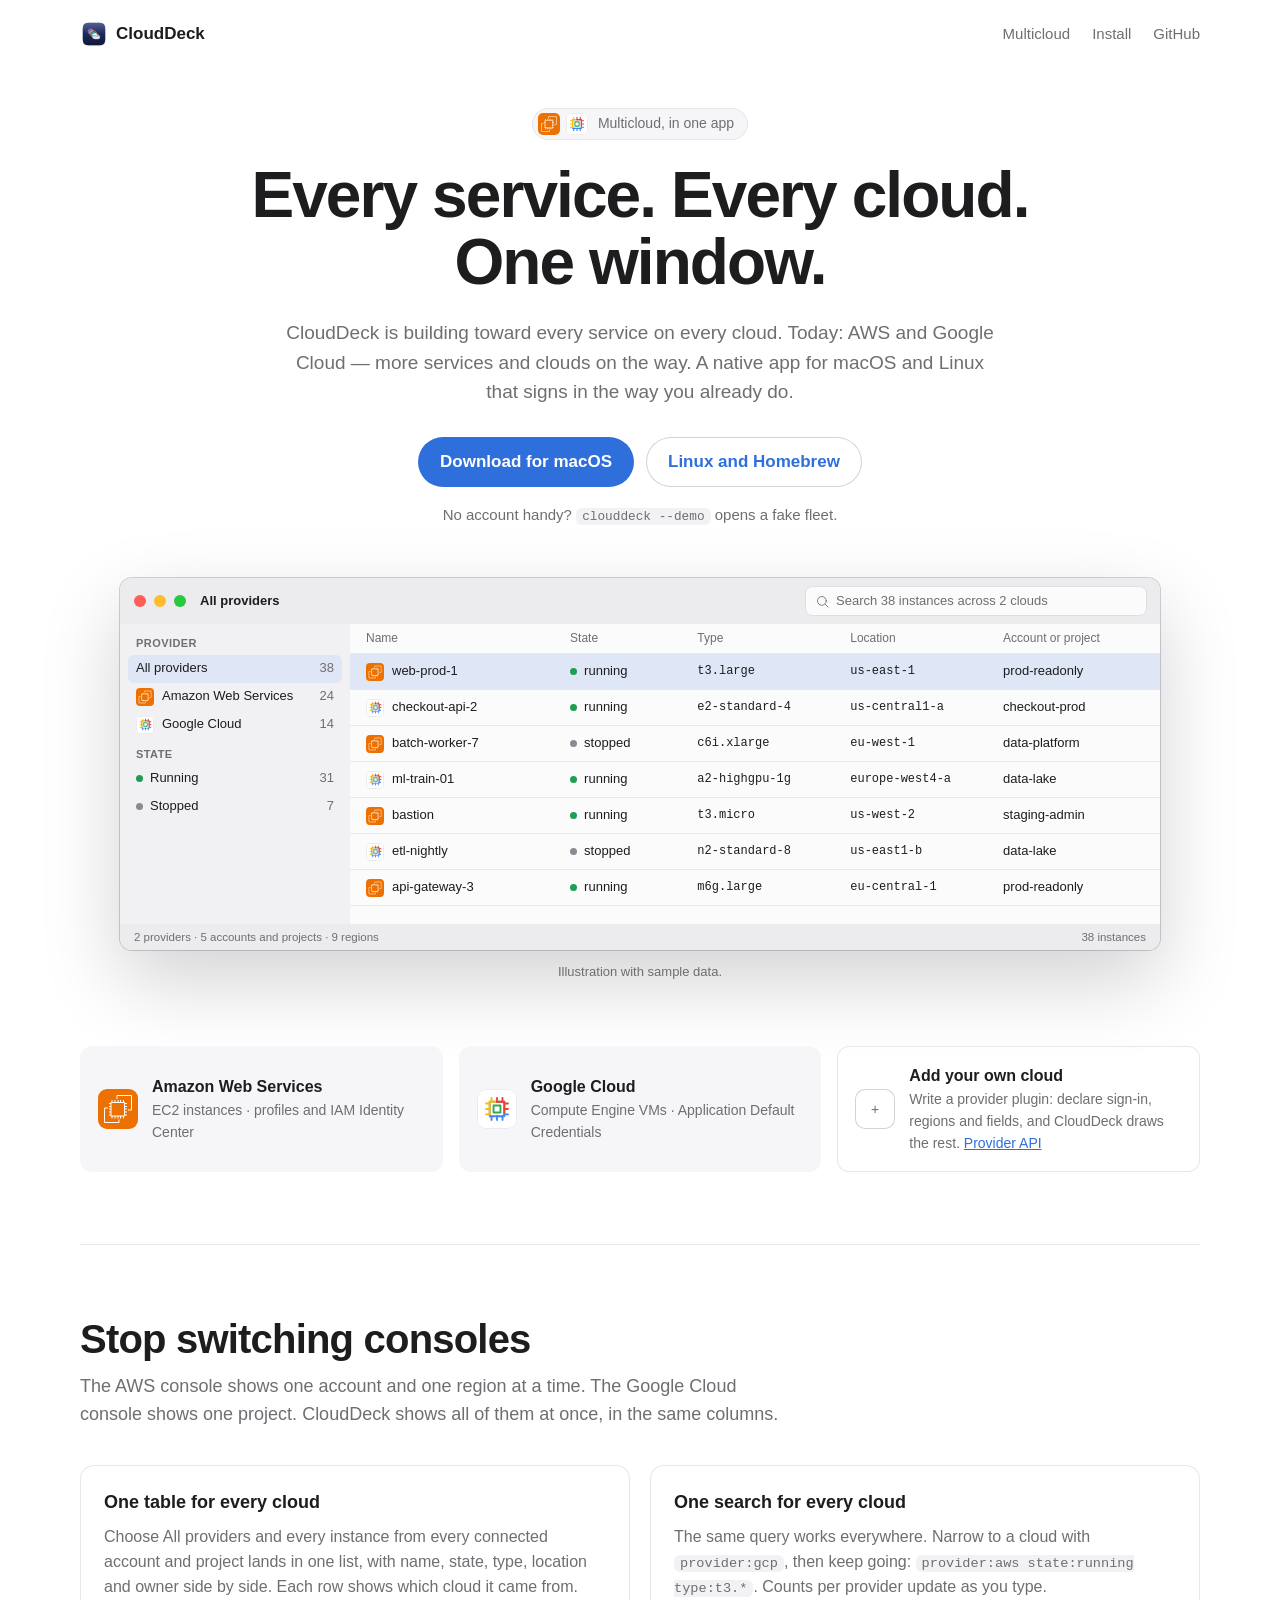
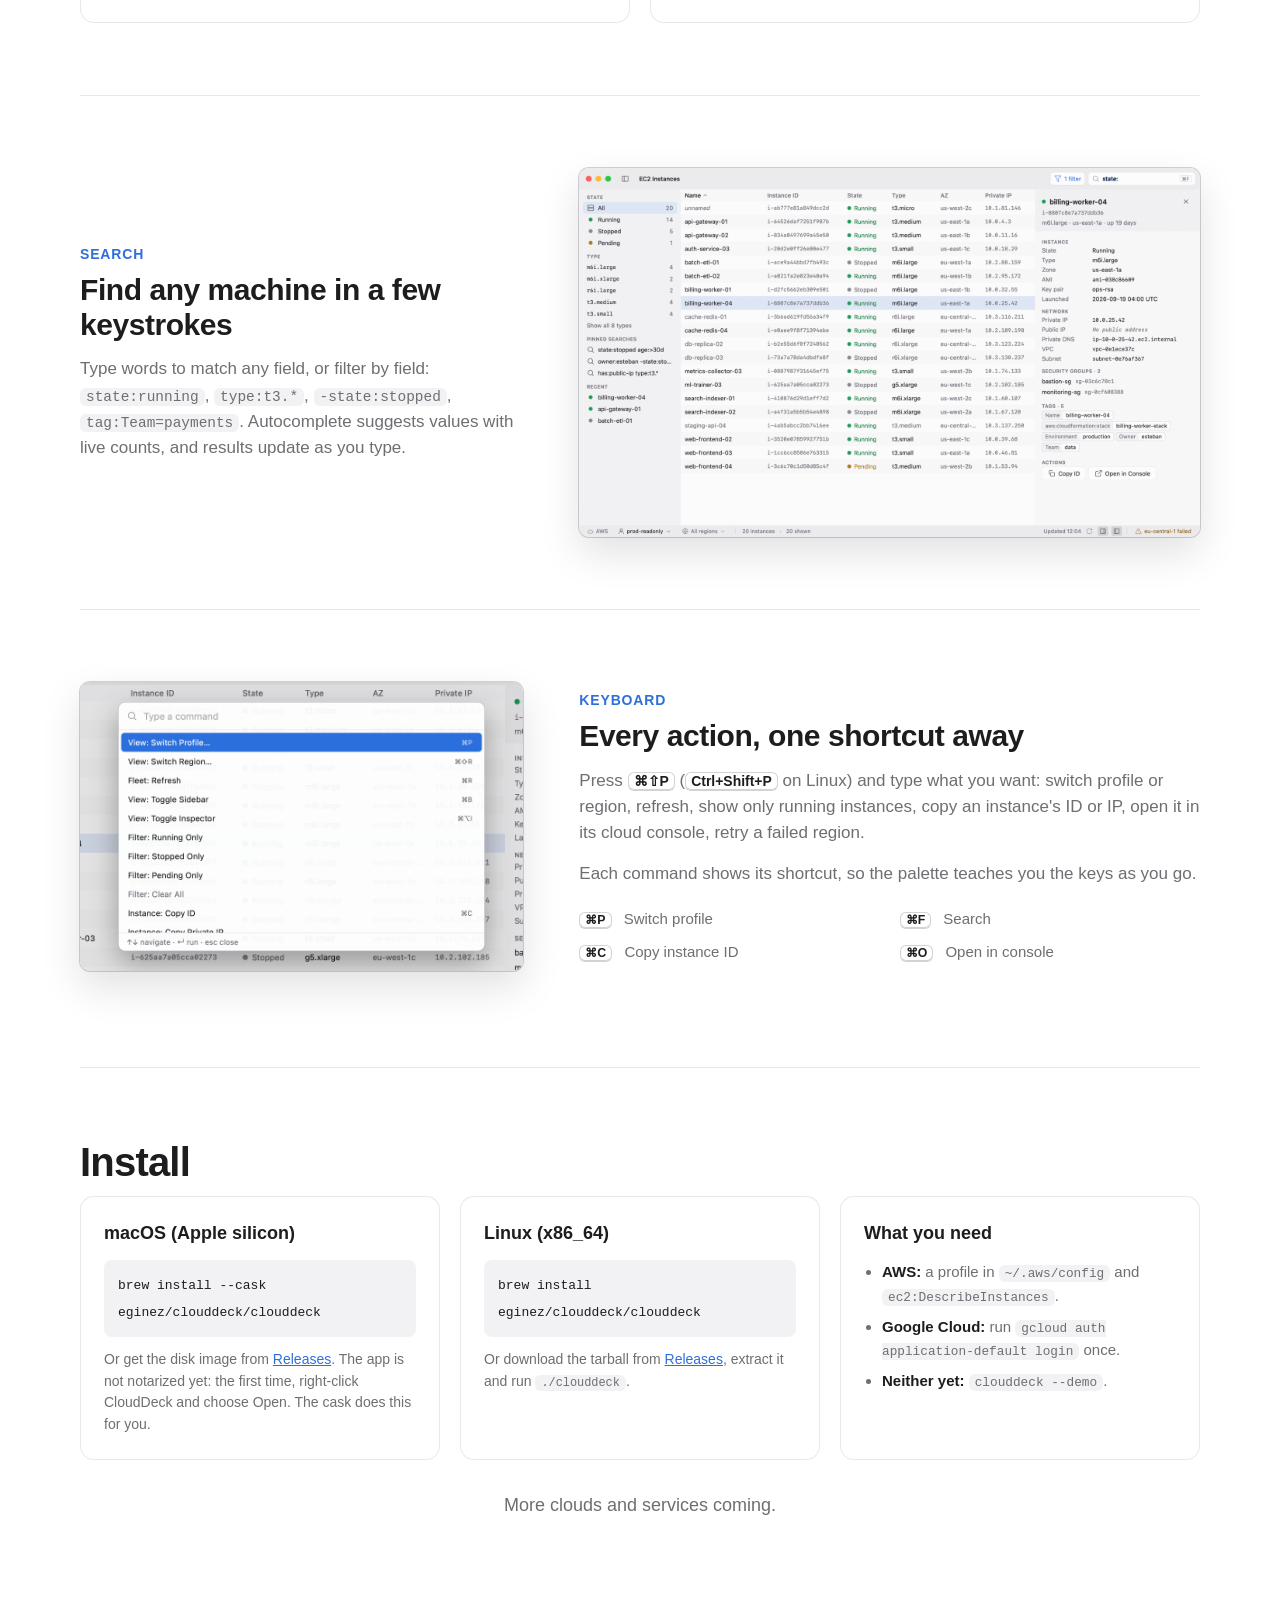
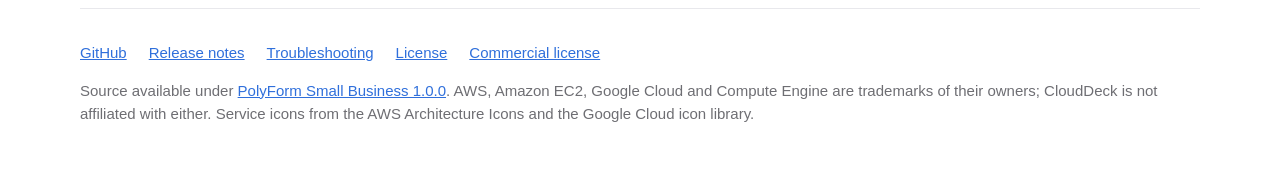
<file: website/index.html>
<!doctype html>
<html lang="en">
<head>
  <meta charset="utf-8">
  <meta name="viewport" content="width=device-width, initial-scale=1">
  <title>CloudDeck: every service on every cloud, in one window</title>
  <meta name="description" content="CloudDeck is a fast, native desktop app that puts every service on every cloud you connect in one searchable window.">
  <link rel="canonical" href="https://clouddeck.dev/">
  <link rel="icon" href="assets/icon.svg" type="image/svg+xml">
  <link rel="icon" href="assets/favicon-64.png" type="image/png" sizes="64x64">
  <link rel="apple-touch-icon" href="assets/apple-touch-icon.png">
  <meta property="og:type" content="website">
  <meta property="og:site_name" content="CloudDeck">
  <meta property="og:title" content="CloudDeck: every service on every cloud, in one window">
  <meta property="og:description" content="A fast, native view of every service on every cloud you run, in one window.">
  <meta property="og:url" content="https://clouddeck.dev/">
  <meta property="og:image" content="https://clouddeck.dev/assets/og-image.png">
  <meta property="og:image:width" content="1200">
  <meta property="og:image:height" content="630">
  <meta name="twitter:card" content="summary_large_image">
  <meta name="twitter:title" content="CloudDeck: every service on every cloud, in one window">
  <meta name="twitter:description" content="A fast, native view of every service on every cloud you run, in one window.">
  <meta name="twitter:image" content="https://clouddeck.dev/assets/og-image.png">
  <link rel="stylesheet" href="assets/site.css">
</head>
<body>
  <header class="top">
    <a class="brand" href="./"><img src="assets/icon.svg" alt="" width="28" height="28"> CloudDeck</a>
    <nav>
      <a href="#multicloud">Multicloud</a>
      <a href="#install">Install</a>
      <a href="https://github.com/eginez/clouddeck-releases">GitHub</a>
    </nav>
  </header>

  <main>
    <section class="hero">
      <p class="eyebrow"><img class="logo aws" src="assets/aws-ec2.svg" alt="" width="28" height="28"><img class="logo gcp" src="assets/gcp-compute-engine.svg" alt="" width="28" height="28"> Multicloud, in one app</p>
      <h1>Every service. Every cloud.<br>One window.</h1>
      <p class="lead">CloudDeck is building toward every service on every cloud. Today: AWS and Google Cloud — more services and clouds on the way. A native app for macOS and Linux that signs in the way you already do.</p>
      <p class="actions">
        <a class="button" href="https://github.com/eginez/clouddeck-releases/releases/latest">Download for macOS</a>
        <a class="button secondary" href="#install">Linux and Homebrew</a>
      </p>
      <p class="try">No account handy? <code>clouddeck --demo</code> opens a fake fleet.</p>

      <div class="app" role="img" aria-label="CloudDeck showing All providers: one table that mixes Amazon Web Services and Google Cloud instances, with a provider filter in the sidebar">
        <div class="app-bar">
          <span class="lights" aria-hidden="true"><i></i><i></i><i></i></span>
          <span class="app-title">All providers</span>
          <span class="app-search"><svg viewBox="0 0 24 24" aria-hidden="true"><circle cx="11" cy="11" r="7"/><path d="m21 21-4.3-4.3"/></svg>Search 38 instances across 2 clouds</span>
        </div>
        <div class="app-body">
          <div class="app-side">
            <div class="side-h">Provider</div>
            <div class="side-row on"><span>All providers</span><b>38</b></div>
            <div class="side-row"><span><img class="logo sm aws" src="assets/aws-ec2.svg" alt="" width="28" height="28">Amazon Web Services</span><b>24</b></div>
            <div class="side-row"><span><img class="logo sm gcp" src="assets/gcp-compute-engine.svg" alt="" width="28" height="28">Google Cloud</span><b>14</b></div>
            <div class="side-h">State</div>
            <div class="side-row"><span><i class="dot run"></i>Running</span><b>31</b></div>
            <div class="side-row"><span><i class="dot stop"></i>Stopped</span><b>7</b></div>
          </div>
          <div class="app-table">
            <div class="tr th"><span>Name</span><span>State</span><span class="c-type">Type</span><span>Location</span><span class="c-acct">Account or project</span></div>
            <div class="tr sel"><span><img class="logo sm aws" src="assets/aws-ec2.svg" alt="" width="28" height="28">web-prod-1</span><span><i class="dot run"></i>running</span><span class="c-type mono">t3.large</span><span class="mono">us-east-1</span><span class="c-acct">prod-readonly</span></div>
            <div class="tr"><span><img class="logo sm gcp" src="assets/gcp-compute-engine.svg" alt="" width="28" height="28">checkout-api-2</span><span><i class="dot run"></i>running</span><span class="c-type mono">e2-standard-4</span><span class="mono">us-central1-a</span><span class="c-acct">checkout-prod</span></div>
            <div class="tr"><span><img class="logo sm aws" src="assets/aws-ec2.svg" alt="" width="28" height="28">batch-worker-7</span><span><i class="dot stop"></i>stopped</span><span class="c-type mono">c6i.xlarge</span><span class="mono">eu-west-1</span><span class="c-acct">data-platform</span></div>
            <div class="tr"><span><img class="logo sm gcp" src="assets/gcp-compute-engine.svg" alt="" width="28" height="28">ml-train-01</span><span><i class="dot run"></i>running</span><span class="c-type mono">a2-highgpu-1g</span><span class="mono">europe-west4-a</span><span class="c-acct">data-lake</span></div>
            <div class="tr"><span><img class="logo sm aws" src="assets/aws-ec2.svg" alt="" width="28" height="28">bastion</span><span><i class="dot run"></i>running</span><span class="c-type mono">t3.micro</span><span class="mono">us-west-2</span><span class="c-acct">staging-admin</span></div>
            <div class="tr"><span><img class="logo sm gcp" src="assets/gcp-compute-engine.svg" alt="" width="28" height="28">etl-nightly</span><span><i class="dot stop"></i>stopped</span><span class="c-type mono">n2-standard-8</span><span class="mono">us-east1-b</span><span class="c-acct">data-lake</span></div>
            <div class="tr"><span><img class="logo sm aws" src="assets/aws-ec2.svg" alt="" width="28" height="28">api-gateway-3</span><span><i class="dot run"></i>running</span><span class="c-type mono">m6g.large</span><span class="mono">eu-central-1</span><span class="c-acct">prod-readonly</span></div>
          </div>
        </div>
        <div class="app-status"><span>2 providers · 5 accounts and projects · 9 regions</span><span>38 instances</span></div>
      </div>
      <p class="caption">Illustration with sample data.</p>
    </section>

    <section class="ships" aria-label="Supported clouds">
      <div class="ship"><img class="logo aws" src="assets/aws-ec2.svg" alt="" width="28" height="28"><div><b>Amazon Web Services</b><span>EC2 instances · profiles and IAM Identity Center</span></div></div>
      <div class="ship"><img class="logo gcp" src="assets/gcp-compute-engine.svg" alt="" width="28" height="28"><div><b>Google Cloud</b><span>Compute Engine VMs · Application Default Credentials</span></div></div>
      <div class="ship more"><span class="tile plus" aria-hidden="true">+</span><div><b>Add your own cloud</b><span>Write a provider plugin: declare sign-in, regions and fields, and CloudDeck draws the rest. <a href="https://github.com/eginez/clouddeck-releases/blob/main/docs/extensions.md">Provider API</a></span></div></div>
    </section>

    <section id="multicloud" class="why">
      <h2 class="section-title">Stop switching consoles</h2>
      <p class="section-lead">The AWS console shows one account and one region at a time. The Google Cloud console shows one project. CloudDeck shows all of them at once, in the same columns.</p>
      <div class="grid2">
        <article class="card">
          <h3>One table for every cloud</h3>
          <p>Choose All providers and every instance from every connected account and project lands in one list, with name, state, type, location and owner side by side. Each row shows which cloud it came from.</p>
        </article>
        <article class="card">
          <h3>One search for every cloud</h3>
          <p>The same query works everywhere. Narrow to a cloud with <code>provider:gcp</code>, then keep going: <code>provider:aws state:running type:t3.*</code>. Counts per provider update as you type.</p>
        </article>
      </div>
    </section>

    <section class="features">
      <article class="feature">
        <div class="copy">
          <p class="kicker">Search</p>
          <h2>Find any machine in a few keystrokes</h2>
          <p>Type words to match any field, or filter by field: <code>state:running</code>, <code>type:t3.*</code>, <code>-state:stopped</code>, <code>tag:Team=payments</code>. Autocomplete suggests values with live counts, and results update as you type.</p>
        </div>
        <picture class="shot">
          <img src="assets/23-query-autocomplete-values.png" alt="CloudDeck search bar suggesting state values with counts" width="1600" height="950" loading="lazy">
        </picture>
      </article>

      <article class="feature">
        <div class="copy">
          <p class="kicker">Keyboard</p>
          <h2>Every action, one shortcut away</h2>
          <p>Press <kbd>⌘⇧P</kbd> (<kbd>Ctrl+Shift+P</kbd> on Linux) and type what you want: switch profile or region, refresh, show only running instances, copy an instance's ID or IP, open it in its cloud console, retry a failed region.</p>
          <p>Each command shows its shortcut, so the palette teaches you the keys as you go.</p>
          <ul class="keys">
            <li><kbd>⌘P</kbd> Switch profile</li>
            <li><kbd>⌘F</kbd> Search</li>
            <li><kbd>⌘C</kbd> Copy instance ID</li>
            <li><kbd>⌘O</kbd> Open in console</li>
          </ul>
        </div>
        <picture class="shot">
          <img src="assets/command-palette.png" alt="CloudDeck command palette listing commands such as Switch Profile, Refresh and Copy ID, each with its keyboard shortcut" width="980" height="640" loading="lazy">
        </picture>
      </article>
    </section>

    <section id="install" class="install">
      <h2 class="section-title">Install</h2>
      <div class="grid3">
        <div class="card">
          <h3>macOS (Apple silicon)</h3>
          <pre><code>brew install --cask eginez/clouddeck/clouddeck</code></pre>
          <p class="note">Or get the disk image from <a href="https://github.com/eginez/clouddeck-releases/releases/latest">Releases</a>. The app is not notarized yet: the first time, right-click CloudDeck and choose Open. The cask does this for you.</p>
        </div>
        <div class="card">
          <h3>Linux (x86_64)</h3>
          <pre><code>brew install eginez/clouddeck/clouddeck</code></pre>
          <p class="note">Or download the tarball from <a href="https://github.com/eginez/clouddeck-releases/releases">Releases</a>, extract it and run <code>./clouddeck</code>.</p>
        </div>
        <div class="card">
          <h3>What you need</h3>
          <ul class="needs">
            <li><b>AWS:</b> a profile in <code>~/.aws/config</code> and <code>ec2:DescribeInstances</code>.</li>
            <li><b>Google Cloud:</b> run <code>gcloud auth application-default login</code> once.</li>
            <li><b>Neither yet:</b> <code>clouddeck --demo</code>.</li>
          </ul>
        </div>
      </div>
      <p class="closing">More clouds and services coming.</p>
    </section>
  </main>

  <footer class="site-footer">
    <nav>
      <a href="https://github.com/eginez/clouddeck-releases">GitHub</a>
      <a href="https://github.com/eginez/clouddeck-releases/tree/main/docs/release-notes">Release notes</a>
      <a href="https://github.com/eginez/clouddeck-releases/blob/main/docs/troubleshooting.md">Troubleshooting</a>
      <a href="https://github.com/eginez/clouddeck-releases/blob/main/LICENSE.md">License</a>
      <a href="https://github.com/eginez/clouddeck-releases/issues/new?template=commercial-license.yml">Commercial license</a>
    </nav>
    <p>Source available under <a href="https://github.com/eginez/clouddeck-releases/blob/main/LICENSE.md">PolyForm Small Business 1.0.0</a>. AWS, Amazon EC2, Google Cloud and Compute Engine are trademarks of their owners; CloudDeck is not affiliated with either. Service icons from the AWS Architecture Icons and the Google Cloud icon library.</p>
  </footer>
</body>
</html>
</file>
<file: website/assets/site.css>
:root {
  color-scheme: light dark;
  --bg: #ffffff;
  --bg2: #f6f6f8;
  --fg: #1d1d1f;
  --muted: #6e6e73;
  --line: #d2d2d7;
  --line2: #e8e8ec;
  --accent: #2f6fdb;
  --accent-fg: #ffffff;
  --code-bg: #f2f2f4;
  --card: #ffffff;
  --run: #1f9d55;
  --stop: #8a8a93;
  /* app illustration, same tokens as design/main-window.html */
  --win: #fbfbfc;
  --chrome: #ececef;
  --side: #f1f1f4;
  --sel: #dfe6f5;
  --max: 1120px;
}

@media (prefers-color-scheme: dark) {
  :root {
    --bg: #161618;
    --bg2: #1d1d20;
    --fg: #f5f5f7;
    --muted: #a1a1a6;
    --line: #3a3a3c;
    --line2: #2c2c30;
    --accent: #5b8def;
    --accent-fg: #0b0b0c;
    --code-bg: #2c2c2e;
    --card: #1f1f22;
    --run: #3ecf7a;
    --win: #1e1f23;
    --chrome: #2b2c31;
    --side: #25262a;
    --sel: #2b3a5c;
  }
}

* { box-sizing: border-box; }

body {
  margin: 0;
  background: var(--bg);
  color: var(--fg);
  font: 17px/1.55 -apple-system, BlinkMacSystemFont, "Segoe UI", Helvetica, Arial, sans-serif;
  -webkit-font-smoothing: antialiased;
}

a { color: var(--accent); }

img, picture { display: block; max-width: 100%; height: auto; }

.top, main, .site-footer {
  width: min(100% - 40px, var(--max));
  margin: 0 auto;
}

/* header */
.top {
  display: flex;
  align-items: center;
  justify-content: space-between;
  gap: 16px;
  padding: 20px 0;
}

.brand {
  display: inline-flex;
  align-items: center;
  gap: 8px;
  color: var(--fg);
  font-weight: 650;
  text-decoration: none;
}

.top nav { display: flex; gap: 22px; font-size: 15px; }
.top nav a { color: var(--muted); text-decoration: none; }
.top nav a:hover { color: var(--fg); }

/* provider tiles: same colours as the onboarding rail */
.tile {
  display: inline-flex;
  align-items: center;
  justify-content: center;
  width: 28px;
  height: 28px;
  border-radius: 7px;
  color: #fff;
  font: 700 11px/1 -apple-system, BlinkMacSystemFont, "Segoe UI", Helvetica, Arial, sans-serif;
  letter-spacing: 0.02em;
  flex: none;
}
.tile.plus { background: transparent; color: var(--muted); box-shadow: inset 0 0 0 1px var(--line); font-size: 18px; font-weight: 400; }

/* official service icons: Amazon EC2 (AWS Architecture Icons) and Compute Engine (Google Cloud icon library) */
.logo { display: inline-block; width: 28px; height: 28px; border-radius: 6px; flex: none; }
.logo.gcp { background: #fff; padding: 3px; box-shadow: inset 0 0 0 1px rgba(0, 0, 0, 0.08); }
.logo.sm { width: 18px; height: 18px; border-radius: 4px; margin-right: 8px; }
.logo.gcp.sm { padding: 1.5px; }

/* hero */
.hero { padding: 40px 0 56px; text-align: center; }

.eyebrow {
  display: inline-flex;
  align-items: center;
  gap: 6px;
  margin: 0 0 22px;
  padding: 5px 14px 5px 6px;
  border-radius: 999px;
  background: var(--bg2);
  box-shadow: inset 0 0 0 1px var(--line2);
  color: var(--muted);
  font-size: 14px;
}
.eyebrow .logo { width: 22px; height: 22px; border-radius: 5px; }
.eyebrow .logo.gcp { padding: 2px; }
.eyebrow .logo + .logo { margin-right: 4px; }

h1 {
  margin: 0 auto;
  max-width: 16em;
  font-size: clamp(34px, 6vw, 64px);
  line-height: 1.05;
  letter-spacing: -0.03em;
}

.lead {
  max-width: 38em;
  margin: 22px auto 0;
  color: var(--muted);
  font-size: 19px;
}

.actions {
  display: flex;
  flex-wrap: wrap;
  justify-content: center;
  gap: 12px;
  margin: 30px 0 0;
}

.button {
  display: inline-block;
  padding: 12px 22px;
  border-radius: 999px;
  background: var(--accent);
  color: var(--accent-fg);
  font-weight: 600;
  text-decoration: none;
}
.button:hover { filter: brightness(1.06); }

.button.secondary {
  background: transparent;
  color: var(--accent);
  box-shadow: inset 0 0 0 1px var(--line);
}

.try { margin: 16px 0 0; color: var(--muted); font-size: 15px; }

.caption { margin: 12px 0 0; color: var(--muted); font-size: 13px; }

/* illustrated app window */
.app {
  margin: 52px auto 0;
  max-width: 1040px;
  border-radius: 12px;
  overflow: hidden;
  background: var(--win);
  box-shadow: 0 30px 80px rgba(0, 0, 0, 0.18), 0 0 0 1px var(--line);
  text-align: left;
  font-size: 13px;
  line-height: 1.3;
}

.app-bar {
  display: flex;
  align-items: center;
  gap: 14px;
  height: 46px;
  padding: 0 14px;
  background: var(--chrome);
}
.lights { display: flex; gap: 8px; }
.lights i { width: 12px; height: 12px; border-radius: 50%; background: #ff5f57; }
.lights i:nth-child(2) { background: #febc2e; }
.lights i:nth-child(3) { background: #28c840; }
.app-title { font-weight: 600; }
.app-search {
  margin-left: auto;
  display: inline-flex;
  align-items: center;
  gap: 6px;
  width: min(340px, 45%);
  height: 28px;
  padding: 0 9px;
  border-radius: 6px;
  background: var(--win);
  box-shadow: 0 0 0 0.5px var(--line);
  color: var(--muted);
  white-space: nowrap;
  overflow: hidden;
}
.app-search svg { width: 15px; height: 15px; flex: none; stroke: currentColor; fill: none; stroke-width: 1.4; stroke-linecap: round; }

.app-body { display: flex; min-height: 300px; }

.app-side {
  width: 230px;
  flex: none;
  padding: 10px 8px;
  background: var(--side);
}
.side-h { margin: 8px 8px 4px; color: var(--muted); font-size: 11px; font-weight: 600; text-transform: uppercase; letter-spacing: 0.04em; }
.side-h:first-child { margin-top: 2px; }
.side-row { display: flex; align-items: center; justify-content: space-between; height: 28px; padding: 0 8px; border-radius: 6px; }
.side-row > span { display: inline-flex; align-items: center; white-space: nowrap; }
.side-row b { color: var(--muted); font-weight: 400; }
.side-row.on { background: var(--sel); }

.app-table { flex: 1; min-width: 0; }
.tr {
  display: grid;
  grid-template-columns: 1.5fr 0.9fr 1.1fr 1.1fr 1.1fr;
  gap: 12px;
  align-items: center;
  height: 36px;
  padding: 0 16px;
  border-bottom: 1px solid var(--line2);
}
.tr > span { display: inline-flex; align-items: center; min-width: 0; white-space: nowrap; overflow: hidden; text-overflow: ellipsis; }
.tr.th { height: 30px; color: var(--muted); font-size: 12px; font-weight: 500; }
.tr.sel { background: var(--sel); }
.mono { font-family: ui-monospace, SFMono-Regular, Menlo, Consolas, monospace; font-size: 12px; }

.dot { display: inline-block; width: 7px; height: 7px; border-radius: 50%; margin-right: 7px; flex: none; }
.dot.run { background: var(--run); }
.dot.stop { background: var(--stop); }

.app-status {
  display: flex;
  justify-content: space-between;
  height: 26px;
  align-items: center;
  padding: 0 14px;
  background: var(--chrome);
  color: var(--muted);
  font-size: 11.5px;
}

/* supported clouds strip */
.ships {
  display: grid;
  grid-template-columns: repeat(3, 1fr);
  gap: 16px;
  padding: 8px 0 72px;
}
.ship { display: flex; gap: 14px; align-items: center; padding: 18px; border-radius: 12px; background: var(--bg2); }
.ship .tile { width: 40px; height: 40px; border-radius: 10px; font-size: 14px; }
.ship .logo { width: 40px; height: 40px; border-radius: 9px; }
.ship .logo.gcp { padding: 5px; }
.ship div { display: flex; flex-direction: column; }
.ship b { font-size: 16px; }
.ship div span { color: var(--muted); font-size: 14px; }
.ship.more { background: transparent; box-shadow: inset 0 0 0 1px var(--line2); }

/* sections */
.section-title { margin: 0 0 12px; font-size: clamp(28px, 4vw, 40px); letter-spacing: -0.02em; line-height: 1.1; }
.section-lead { max-width: 40em; margin: 0 0 36px; color: var(--muted); font-size: 18px; }
.closing { margin: 32px 0 0; text-align: center; color: var(--muted); font-size: 18px; }

.why { padding: 72px 0; border-top: 1px solid var(--line2); }

.grid2 { display: grid; grid-template-columns: repeat(2, 1fr); gap: 20px; }
.grid2 > * { min-width: 0; }
.grid3 { display: grid; grid-template-columns: repeat(3, 1fr); gap: 20px; }
.grid3 > * { min-width: 0; }
.card code { white-space: normal; overflow-wrap: anywhere; }

.card {
  padding: 24px;
  border-radius: 14px;
  background: var(--card);
  box-shadow: inset 0 0 0 1px var(--line2);
}
.card h3 { margin: 0 0 8px; font-size: 18px; }
.card p { margin: 0; color: var(--muted); font-size: 16px; }

/* feature rows */
.features { padding-bottom: 24px; }

.feature {
  display: grid;
  grid-template-columns: 1fr 1.4fr;
  gap: 56px;
  align-items: center;
  padding: 72px 0;
  border-top: 1px solid var(--line2);
}
.feature:nth-child(even) .copy { order: 2; }

.kicker { margin: 0 0 8px; color: var(--accent); font-size: 14px; font-weight: 600; text-transform: uppercase; letter-spacing: 0.06em; }

h2 { margin: 0 0 14px; font-size: 30px; line-height: 1.15; letter-spacing: -0.015em; }
h3 { margin: 28px 0 8px; font-size: 17px; }

.feature .copy p:not(.kicker) { color: var(--muted); margin: 0 0 14px; }
.feature .copy p:last-child { margin-bottom: 0; }

.shot {
  border-radius: 10px;
  overflow: hidden;
  box-shadow: 0 16px 40px rgba(0, 0, 0, 0.12), 0 0 0 1px var(--line);
}

.stack { position: relative; padding: 0 0 12% 10%; }
.stack .back { width: 88%; opacity: 0.9; }
.stack .front { position: absolute; right: 0; bottom: 0; width: 88%; }

code {
  padding: 1px 6px;
  border-radius: 6px;
  background: var(--code-bg);
  font: 0.85em ui-monospace, SFMono-Regular, Menlo, Consolas, monospace;
  white-space: nowrap;
}

kbd {
  display: inline-block;
  min-width: 1.6em;
  padding: 1px 6px;
  border-radius: 6px;
  background: var(--card);
  box-shadow: inset 0 0 0 1px var(--line), 0 1px 0 var(--line);
  color: var(--fg);
  font: 600 0.82em -apple-system, BlinkMacSystemFont, "Segoe UI", Helvetica, Arial, sans-serif;
  text-align: center;
  white-space: nowrap;
}

.keys { display: grid; grid-template-columns: 1fr 1fr; gap: 10px 20px; margin: 20px 0 0; padding: 0; list-style: none; color: var(--muted); font-size: 15px; }
.keys kbd { margin-right: 8px; }

/* install */
.install { padding: 72px 0 88px; border-top: 1px solid var(--line2); }
.install .card h3 { margin-bottom: 12px; }

pre {
  margin: 0 0 12px;
  padding: 12px 14px;
  overflow-x: auto;
  border-radius: 8px;
  background: var(--code-bg);
}
pre code { padding: 0; background: none; font-size: 13px; }

.note { color: var(--muted); font-size: 15px; }
.card .note { font-size: 14px; }

.needs { margin: 0; padding-left: 18px; color: var(--muted); font-size: 15px; }
.needs li { margin-bottom: 8px; }
.needs b { color: var(--fg); font-weight: 600; }

/* footer */
.site-footer {
  padding: 32px 0 48px;
  border-top: 1px solid var(--line2);
  color: var(--muted);
  font-size: 15px;
}
.site-footer nav { display: flex; flex-wrap: wrap; gap: 8px 22px; margin-bottom: 12px; }

.not-found { padding: 120px 0; text-align: center; }

@media (max-width: 900px) {
  .grid2, .grid3, .ships { grid-template-columns: 1fr; }
  .app-side { display: none; }
  .tr { grid-template-columns: 1.6fr 1fr 1.2fr 1.2fr; }
  .c-acct { display: none !important; }
}

@media (max-width: 760px) {
  body { font-size: 16px; }
  .top nav { gap: 14px; }
  .top nav a:first-child { display: none; }
  .feature { grid-template-columns: 1fr; gap: 28px; padding: 48px 0; }
  .feature:nth-child(even) .copy { order: 0; }
  .why, .install { padding: 48px 0; }
  .tr { grid-template-columns: 1.5fr 1fr 1.2fr; }
  .c-type { display: none !important; }
  .app-search { width: auto; flex: 1; }
  .app-title { display: none; }
}

@media (max-width: 420px) {
  .top nav a:last-child { display: none; }
  .hero { padding-top: 24px; }
  h1 { font-size: 30px; }
  .button { width: 100%; text-align: center; }
  .eyebrow { font-size: 12.5px; }
  .tr { grid-template-columns: 1.4fr 1fr; padding: 0 12px; }
  .tr > span:nth-child(4) { display: none; }
  .app-status span:first-child { display: none; }
}
</file>
